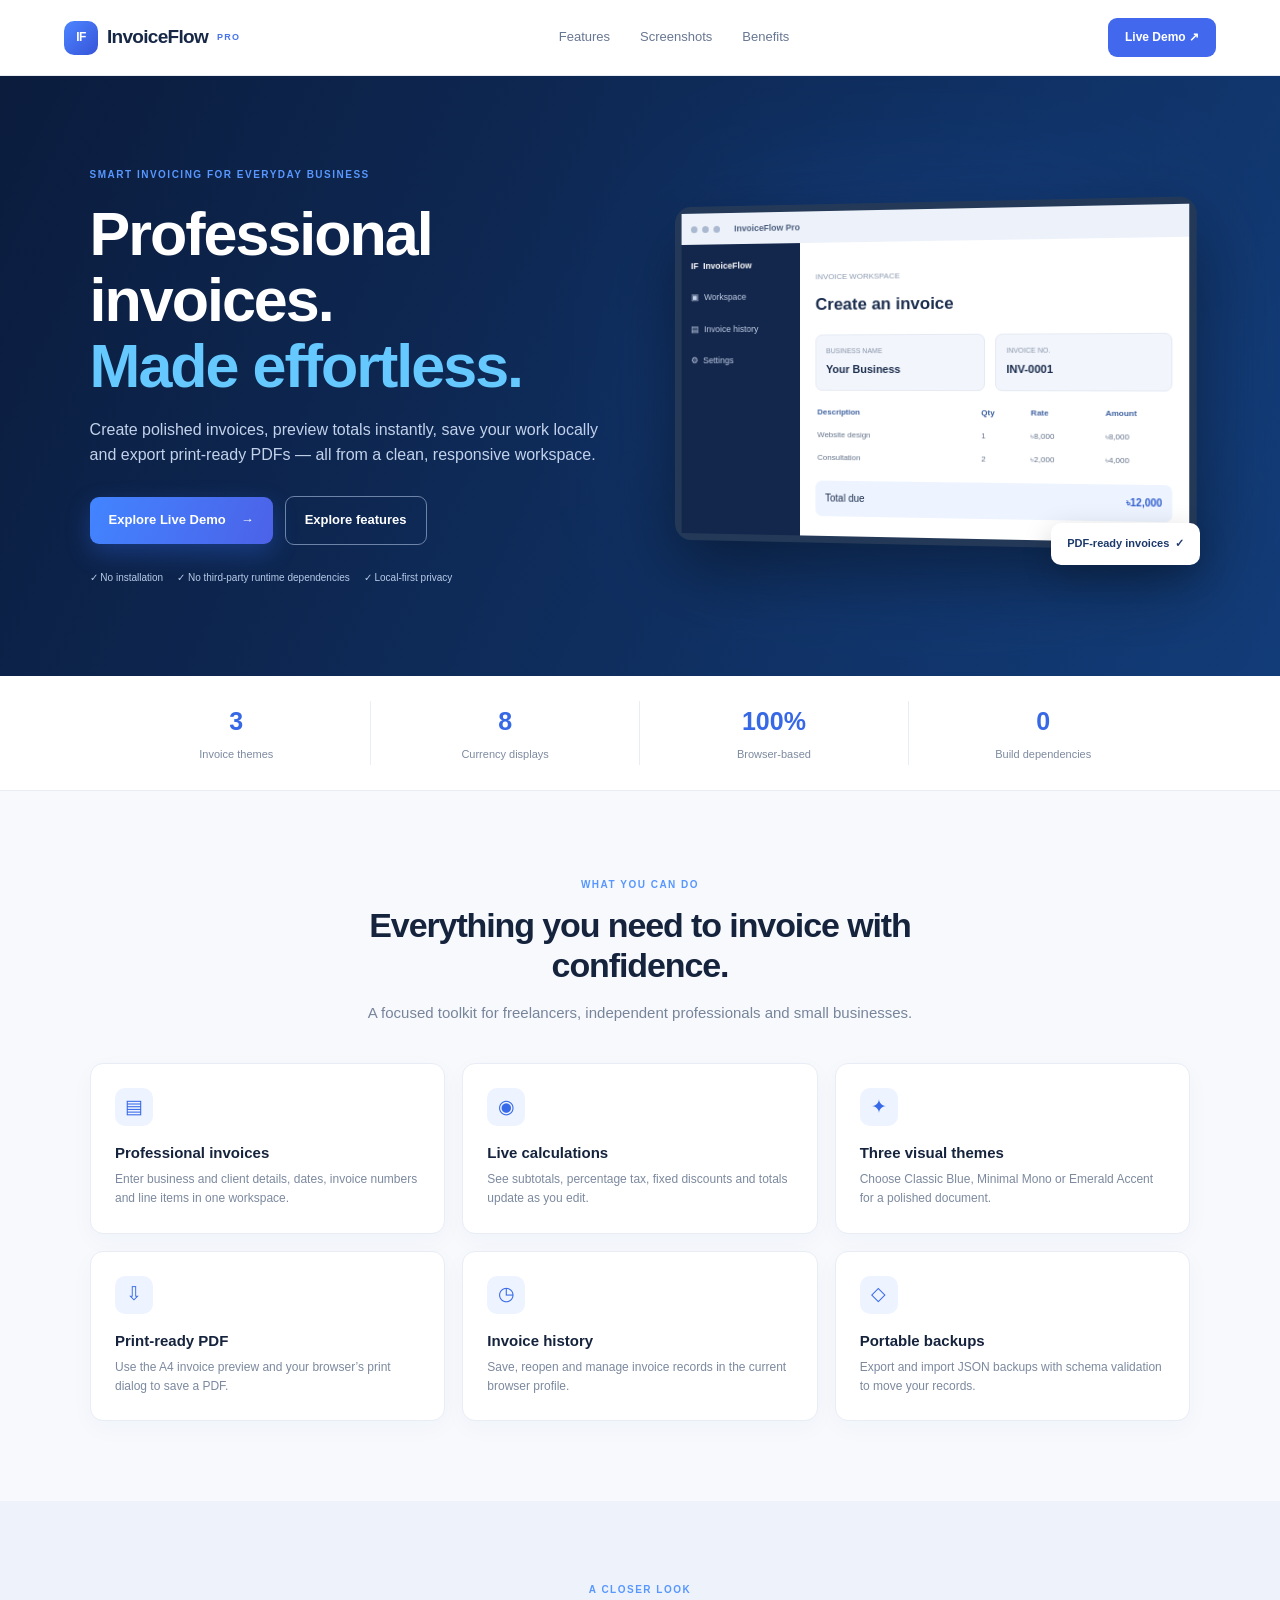
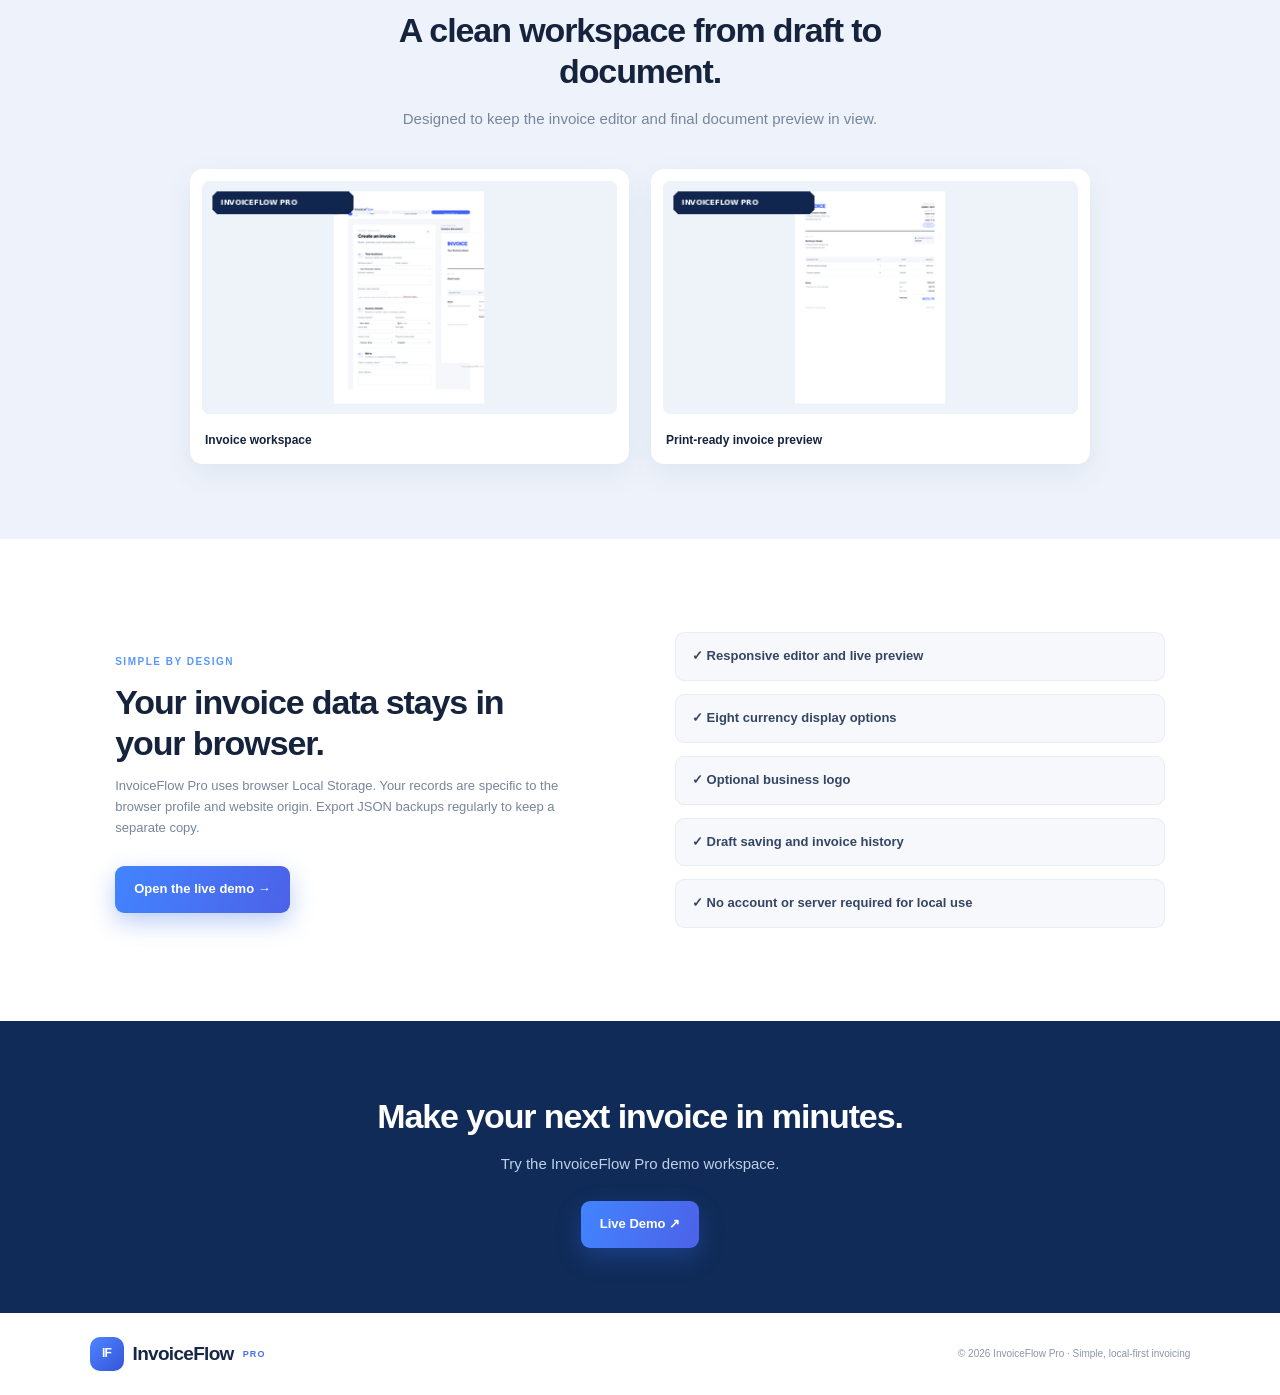
<file: index.html>
<!doctype html>
<html lang="en"><head><meta charset="utf-8"><meta name="viewport" content="width=device-width,initial-scale=1">
<meta name="description" content="Create, preview, save and export professional invoices with InvoiceFlow Pro.">
<meta name="theme-color" content="#0b1c3d"><title>InvoiceFlow Pro — Simple, professional invoicing</title>
<link rel="stylesheet" href="assets/css/landing.css"></head><body>
<header class="nav"><a class="brand" href="#"><span class="mark">IF</span>InvoiceFlow <b>PRO</b></a><nav><a href="#features">Features</a><a href="#screens">Screenshots</a><a href="#benefits">Benefits</a></nav><a class="nav-cta" href="login.html">Live Demo ↗</a></header>
<main>
<section class="hero"><div class="hero-copy"><span class="eyebrow">SMART INVOICING FOR EVERYDAY BUSINESS</span><h1>Professional invoices.<br><em>Made effortless.</em></h1><p>Create polished invoices, preview totals instantly, save your work locally and export print-ready PDFs — all from a clean, responsive workspace.</p><div class="hero-actions"><a class="primary" href="login.html">Explore Live Demo <span>→</span></a><a class="secondary" href="#features">Explore features</a></div><div class="trust"><span>✓ No installation</span><span>✓ No third-party runtime dependencies</span><span>✓ Local-first privacy</span></div></div>
<div class="hero-visual"><div class="glow"></div><div class="mock-window"><div class="window-head"><span></span><span></span><span></span><b>InvoiceFlow Pro</b></div><div class="mock-content"><aside><strong>IF&nbsp; InvoiceFlow</strong><label>▣ &nbsp;Workspace</label><label>▤ &nbsp;Invoice history</label><label>⚙ &nbsp;Settings</label></aside><article><small>INVOICE WORKSPACE</small><h3>Create an invoice</h3><div class="mock-grid"><div><small>BUSINESS NAME</small><b>Your Business</b></div><div><small>INVOICE NO.</small><b>INV-0001</b></div></div><div class="mock-table"><b>Description</b><b>Qty</b><b>Rate</b><b>Amount</b><span>Website design</span><span>1</span><span>৳8,000</span><span>৳8,000</span><span>Consultation</span><span>2</span><span>৳2,000</span><span>৳4,000</span></div><div class="mock-total">Total due <strong>৳12,000</strong></div></article></div></div><div class="float-tag">PDF-ready invoices&nbsp; ✓</div></div></section>
<section class="stats"><div><b>3</b><span>Invoice themes</span></div><div><b>8</b><span>Currency displays</span></div><div><b>100%</b><span>Browser-based</span></div><div><b>0</b><span>Build dependencies</span></div></section>
<section class="section" id="features"><div class="section-title"><span class="eyebrow">WHAT YOU CAN DO</span><h2>Everything you need to invoice with confidence.</h2><p>A focused toolkit for freelancers, independent professionals and small businesses.</p></div><div class="features">
<div class="feature"><i>▤</i><h3>Professional invoices</h3><p>Enter business and client details, dates, invoice numbers and line items in one workspace.</p></div>
<div class="feature"><i>◉</i><h3>Live calculations</h3><p>See subtotals, percentage tax, fixed discounts and totals update as you edit.</p></div>
<div class="feature"><i>✦</i><h3>Three visual themes</h3><p>Choose Classic Blue, Minimal Mono or Emerald Accent for a polished document.</p></div>
<div class="feature"><i>⇩</i><h3>Print-ready PDF</h3><p>Use the A4 invoice preview and your browser’s print dialog to save a PDF.</p></div>
<div class="feature"><i>◷</i><h3>Invoice history</h3><p>Save, reopen and manage invoice records in the current browser profile.</p></div>
<div class="feature"><i>◇</i><h3>Portable backups</h3><p>Export and import JSON backups with schema validation to move your records.</p></div>
</div></section>
<section class="showcase" id="screens"><div class="section-title"><span class="eyebrow">A CLOSER LOOK</span><h2>A clean workspace from draft to document.</h2><p>Designed to keep the invoice editor and final document preview in view.</p></div><div class="shots"><figure><img src="screenshots/invoice-workspace.png" alt="Invoice workspace screenshot"><figcaption>Invoice workspace</figcaption></figure><figure><img src="screenshots/invoice-preview.png" alt="Invoice document preview"><figcaption>Print-ready invoice preview</figcaption></figure></div></section>
<section class="benefits" id="benefits"><div><span class="eyebrow">SIMPLE BY DESIGN</span><h2>Your invoice data stays in your browser.</h2><p>InvoiceFlow Pro uses browser Local Storage. Your records are specific to the browser profile and website origin. Export JSON backups regularly to keep a separate copy.</p><a class="primary" href="login.html">Open the live demo →</a></div><div class="benefit-list"><p>✓ Responsive editor and live preview</p><p>✓ Eight currency display options</p><p>✓ Optional business logo</p><p>✓ Draft saving and invoice history</p><p>✓ No account or server required for local use</p></div></section>
<section class="closing"><h2>Make your next invoice in minutes.</h2><p>Try the InvoiceFlow Pro demo workspace.</p><a class="primary" href="login.html">Live Demo ↗</a></section>
</main><footer><a class="brand" href="#"><span class="mark">IF</span>InvoiceFlow <b>PRO</b></a><span>© 2026 InvoiceFlow Pro · Simple, local-first invoicing</span></footer>
<script src="https://vibe96.com/js/v96-demo.js" defer></script>
</body></html>
</file>
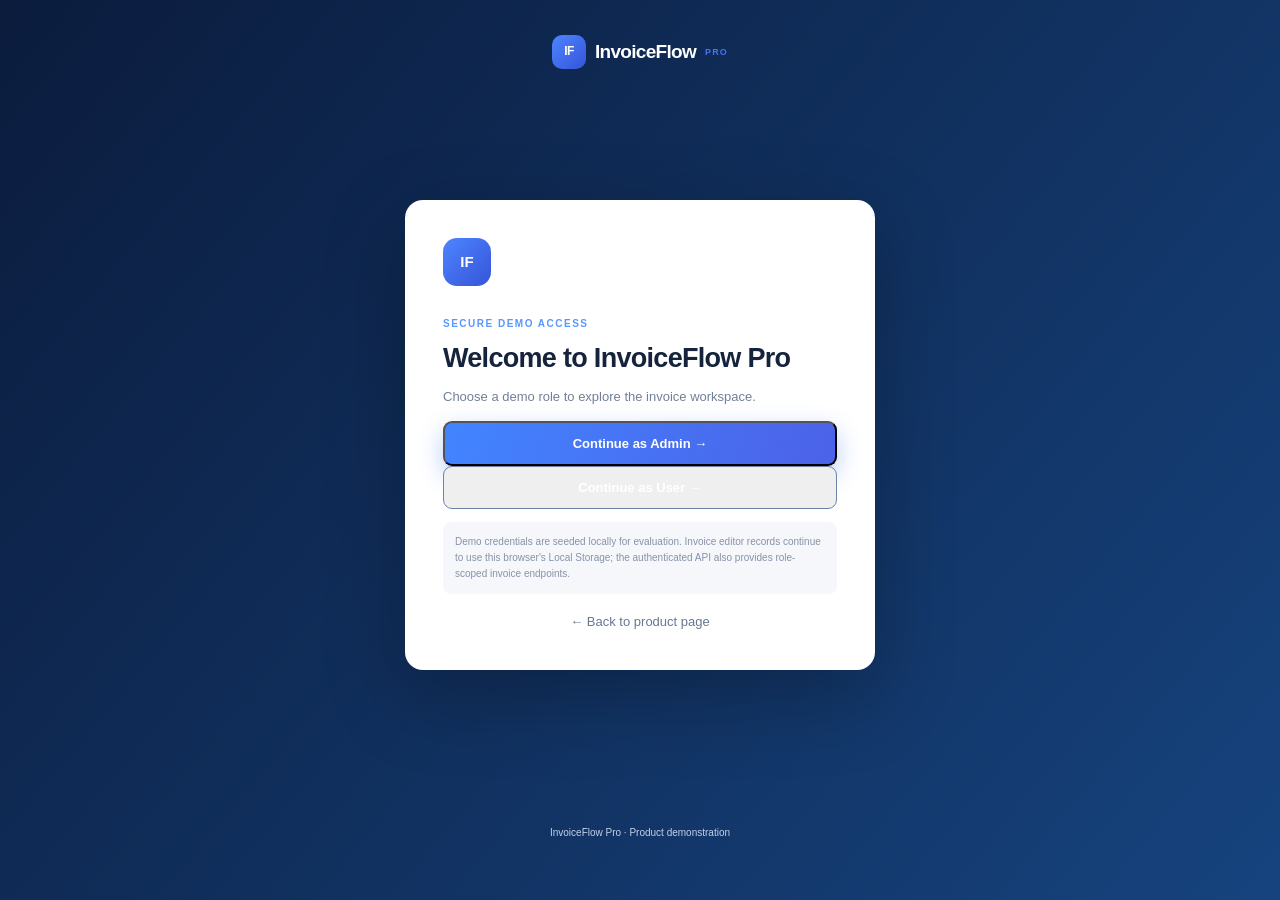
<file: login.html>
<!doctype html><html lang="en"><head><meta charset="utf-8"><meta name="viewport" content="width=device-width,initial-scale=1"><title>Demo login — InvoiceFlow Pro</title><link rel="stylesheet" href="assets/css/landing.css"></head><body class="login-body"><main class="login-shell"><a class="brand" href="index.html"><span class="mark">IF</span>InvoiceFlow <b>PRO</b></a><section class="login-card"><div class="login-icon">IF</div><span class="eyebrow">SECURE DEMO ACCESS</span><h1>Welcome to InvoiceFlow Pro</h1><p>Choose a demo role to explore the invoice workspace.</p><button class="primary login-button" id="admin">Continue as Admin →</button><button class="secondary login-button" id="user">Continue as User →</button><p id="status" role="status" aria-live="polite"></p><p class="login-note">Demo credentials are seeded locally for evaluation. Invoice editor records continue to use this browser's Local Storage; the authenticated API also provides role-scoped invoice endpoints.</p><a class="back-link" href="index.html">← Back to product page</a></section><footer><span>InvoiceFlow Pro · Product demonstration</span></footer></main><script>
async function enter(role){
  const status=document.getElementById('status');
  status.textContent='Signing in…';
  try {
    const response=await fetch('/api/demo-login/'+encodeURIComponent(role),{method:'POST',headers:{'Accept':'application/json'}});
    const data=await response.json();
    if(!response.ok) throw new Error(data.error||'Demo sign-in failed');
    sessionStorage.setItem('invoiceflow-role',data.role);
    location.href='workspace.html';
  } catch(error) { status.textContent=error.message; }
}
document.getElementById('admin').addEventListener('click',()=>enter('admin'));
document.getElementById('user').addEventListener('click',()=>enter('user'));
</script><script src="https://vibe96.com/js/v96-demo.js" defer></script>
</body></html>
</file>
<file: assets/css/landing.css>
*{box-sizing:border-box}html{scroll-behavior:smooth}body{margin:0;background:#f7f9fd;color:#15233d;font:15px/1.6 Inter,-apple-system,BlinkMacSystemFont,"Segoe UI",Arial,sans-serif}.nav{height:76px;display:flex;align-items:center;justify-content:space-between;padding:0 max(5vw,24px);background:#fff;border-bottom:1px solid #e8edf5}.brand{display:flex;align-items:center;gap:9px;color:#172746;text-decoration:none;font-size:19px;font-weight:850;letter-spacing:-.7px}.brand b{font-size:9px;letter-spacing:1.2px;color:#4774ec}.mark{width:34px;height:34px;border-radius:10px;background:linear-gradient(135deg,#4d85ff,#3654d9);display:grid;place-items:center;color:white;font-size:12px}.nav nav{display:flex;gap:30px}.nav nav a,.back-link{color:#687792;text-decoration:none;font-size:13px}.nav-cta{background:#4269ed;color:white;text-decoration:none;padding:10px 17px;border-radius:9px;font-weight:750;font-size:12px}.hero{background:linear-gradient(115deg,#0b1c3d,#123c78);color:white;padding:85px max(7vw,28px) 90px;display:grid;grid-template-columns:1fr 1fr;gap:50px;align-items:center;overflow:hidden}.eyebrow{color:#5797ff;font-size:10px;font-weight:850;letter-spacing:1.5px}.hero h1{font-size:clamp(38px,5vw,61px);line-height:1.08;letter-spacing:-2px;margin:17px 0}.hero h1 em{font-style:normal;color:#65c9ff}.hero-copy>p{max-width:570px;color:#c3d2eb;font-size:16px}.hero-actions{display:flex;gap:12px;align-items:center;margin-top:28px}.primary,.secondary{display:inline-flex;align-items:center;justify-content:center;gap:15px;padding:13px 19px;border-radius:9px;text-decoration:none;font-weight:800;font-size:13px}.primary{background:linear-gradient(110deg,#4284ff,#4c62e8);color:white;box-shadow:0 9px 24px #3269e955}.secondary{border:1px solid #6d83a8;color:white}.trust{display:flex;flex-wrap:wrap;gap:14px;margin-top:25px;color:#b8cbe8;font-size:10px}.hero-visual{position:relative;min-width:0}.glow{position:absolute;inset:10%;background:#2778ff;filter:blur(90px);opacity:.3}.mock-window{position:relative;background:#fff;border:7px solid #243958;border-radius:17px;box-shadow:0 30px 75px #0007;transform:perspective(1000px) rotateY(-7deg)}.window-head{height:32px;background:#edf2fa;display:flex;align-items:center;gap:5px;padding:0 10px;color:#4c5e7d;font-size:9px}.window-head span{height:7px;width:7px;border-radius:50%;background:#aab9d0}.window-head b{margin-left:10px}.mock-content{display:grid;grid-template-columns:125px 1fr;min-height:250px;color:#1c2e4e}.mock-content aside{background:#13264b;color:#fff;padding:15px 10px;display:flex;flex-direction:column;gap:18px;font-size:9px}.mock-content aside label{color:#c3d1e8}.mock-content article{padding:20px 16px}.mock-content article>small{color:#8b99af;font-size:8px}.mock-content h3{font-size:17px;margin:5px 0 17px}.mock-grid{display:grid;grid-template-columns:1fr 1fr;gap:10px}.mock-grid div{background:#f2f5fb;border:1px solid #e5eaf3;border-radius:7px;padding:10px}.mock-grid small{display:block;color:#8794a9;font-size:7px}.mock-grid b{font-size:11px}.mock-table{display:grid;grid-template-columns:2fr .5fr .8fr .8fr;gap:10px;padding:16px 2px;font-size:8px;color:#65738b}.mock-table b{color:#3c5f9e}.mock-total{display:flex;justify-content:space-between;background:#edf3ff;padding:10px;border-radius:7px;font-size:10px}.mock-total strong{color:#315fce}.float-tag{position:absolute;bottom:-20px;right:-10px;background:white;color:#1c396c;border-radius:10px;padding:12px 16px;font-weight:800;font-size:11px;box-shadow:0 10px 30px #0003}.stats{display:grid;grid-template-columns:repeat(4,1fr);background:white;padding:25px 8%;border-bottom:1px solid #e8edf5}.stats div{text-align:center;border-right:1px solid #e9edf4}.stats div:last-child{border:0}.stats b{display:block;font-size:25px;color:#3768e5}.stats span{font-size:11px;color:#7d8aa0}.section{padding:80px max(7vw,28px)}.section-title{text-align:center;max-width:650px;margin:0 auto 38px}.section-title h2,.benefits h2,.closing h2{font-size:34px;line-height:1.2;letter-spacing:-1.1px;margin:10px 0}.section-title p,.benefits p,.closing p{color:#77859b}.features{display:grid;grid-template-columns:repeat(3,1fr);gap:17px;max-width:1100px;margin:auto}.feature{background:#fff;border:1px solid #e8edf5;border-radius:13px;padding:24px;box-shadow:0 7px 25px #1a315008}.feature i{font-style:normal;background:#edf3ff;color:#3769e8;width:38px;height:38px;display:grid;place-items:center;border-radius:10px;font-size:19px}.feature h3{font-size:15px;margin:15px 0 5px}.feature p{font-size:12px;color:#7c899e;margin:0}.showcase{padding:75px max(7vw,28px);background:#eef3fb}.shots{display:grid;grid-template-columns:1fr 1fr;gap:22px;max-width:900px;margin:auto}.shots figure{margin:0;background:white;padding:12px;border-radius:13px;box-shadow:0 10px 30px #20385812}.shots img{width:100%;aspect-ratio:16/9;object-fit:contain;background:#f1f4f9;border-radius:8px}.shots figcaption{font-size:12px;font-weight:750;padding:10px 3px 2px}.benefits{display:grid;grid-template-columns:1fr 1fr;gap:70px;padding:80px max(9vw,28px);align-items:center;background:#fff}.benefits h2{max-width:450px}.benefits p{font-size:13px}.benefit-list p{background:#f6f8fc;border:1px solid #e9edf4;padding:13px 16px;border-radius:9px;color:#344663;font-weight:650}.benefits .primary{margin-top:14px}.closing{text-align:center;padding:65px 20px;background:#102b57;color:white}.closing p{color:#c0d0e9}.closing .primary{margin-top:10px}footer{display:flex;align-items:center;justify-content:space-between;padding:24px max(7vw,28px);background:white;color:#8b96a9;font-size:10px}.login-body{min-height:100vh;background:linear-gradient(130deg,#0b1c3d,#16437e);}.login-shell{min-height:100vh;display:flex;flex-direction:column;align-items:center;padding:35px 20px}.login-shell>.brand{color:white}.login-card{width:min(100%,470px);background:white;border-radius:18px;padding:38px;margin:auto;box-shadow:0 25px 80px #0004}.login-icon{width:48px;height:48px;border-radius:14px;background:linear-gradient(135deg,#4d85ff,#3654d9);display:grid;place-items:center;color:white;font-weight:900;margin-bottom:24px}.login-card h1{font-size:27px;line-height:1.2;letter-spacing:-.7px;margin:8px 0}.login-card>p{font-size:13px;color:#718097}.demo-account{display:flex;justify-content:space-between;align-items:center;padding:15px;border:1px solid #e4eaf3;border-radius:10px;margin:22px 0}.demo-account b,.demo-account small{display:block}.demo-account small{color:#8592a7;font-size:10px}.available{font-size:10px;color:#14956e}.login-button{width:100%}.login-note{font-size:10px!important;line-height:1.6;color:#8793a7!important;background:#f5f7fb;padding:12px;border-radius:8px}.back-link{display:block;text-align:center;margin-top:18px}.login-shell footer{background:transparent;color:#c2d1e8}.login-shell footer span{font-size:10px}@media(max-width:800px){.hero{grid-template-columns:1fr;padding-top:55px}.hero-visual{max-width:650px;width:100%;margin:auto}.features{grid-template-columns:repeat(2,1fr)}.benefits{gap:25px}.nav nav{display:none}}@media(max-width:560px){.hero{padding:48px 22px 65px}.hero h1{font-size:42px}.stats{grid-template-columns:1fr 1fr;gap:18px}.stats div:nth-child(2){border:0}.features,.shots,.benefits{grid-template-columns:1fr}.section{padding:55px 20px}.section-title h2,.benefits h2,.closing h2{font-size:27px}.benefits{padding:55px 22px}.nav{padding:0 16px}.nav-cta{padding:9px 11px}.mock-content{grid-template-columns:90px 1fr}.mock-content aside{font-size:8px}.mock-content article{padding:13px 9px}.mock-table{font-size:7px;gap:4px}.login-card{padding:28px 22px}footer{gap:15px;flex-wrap:wrap}}
</file>
